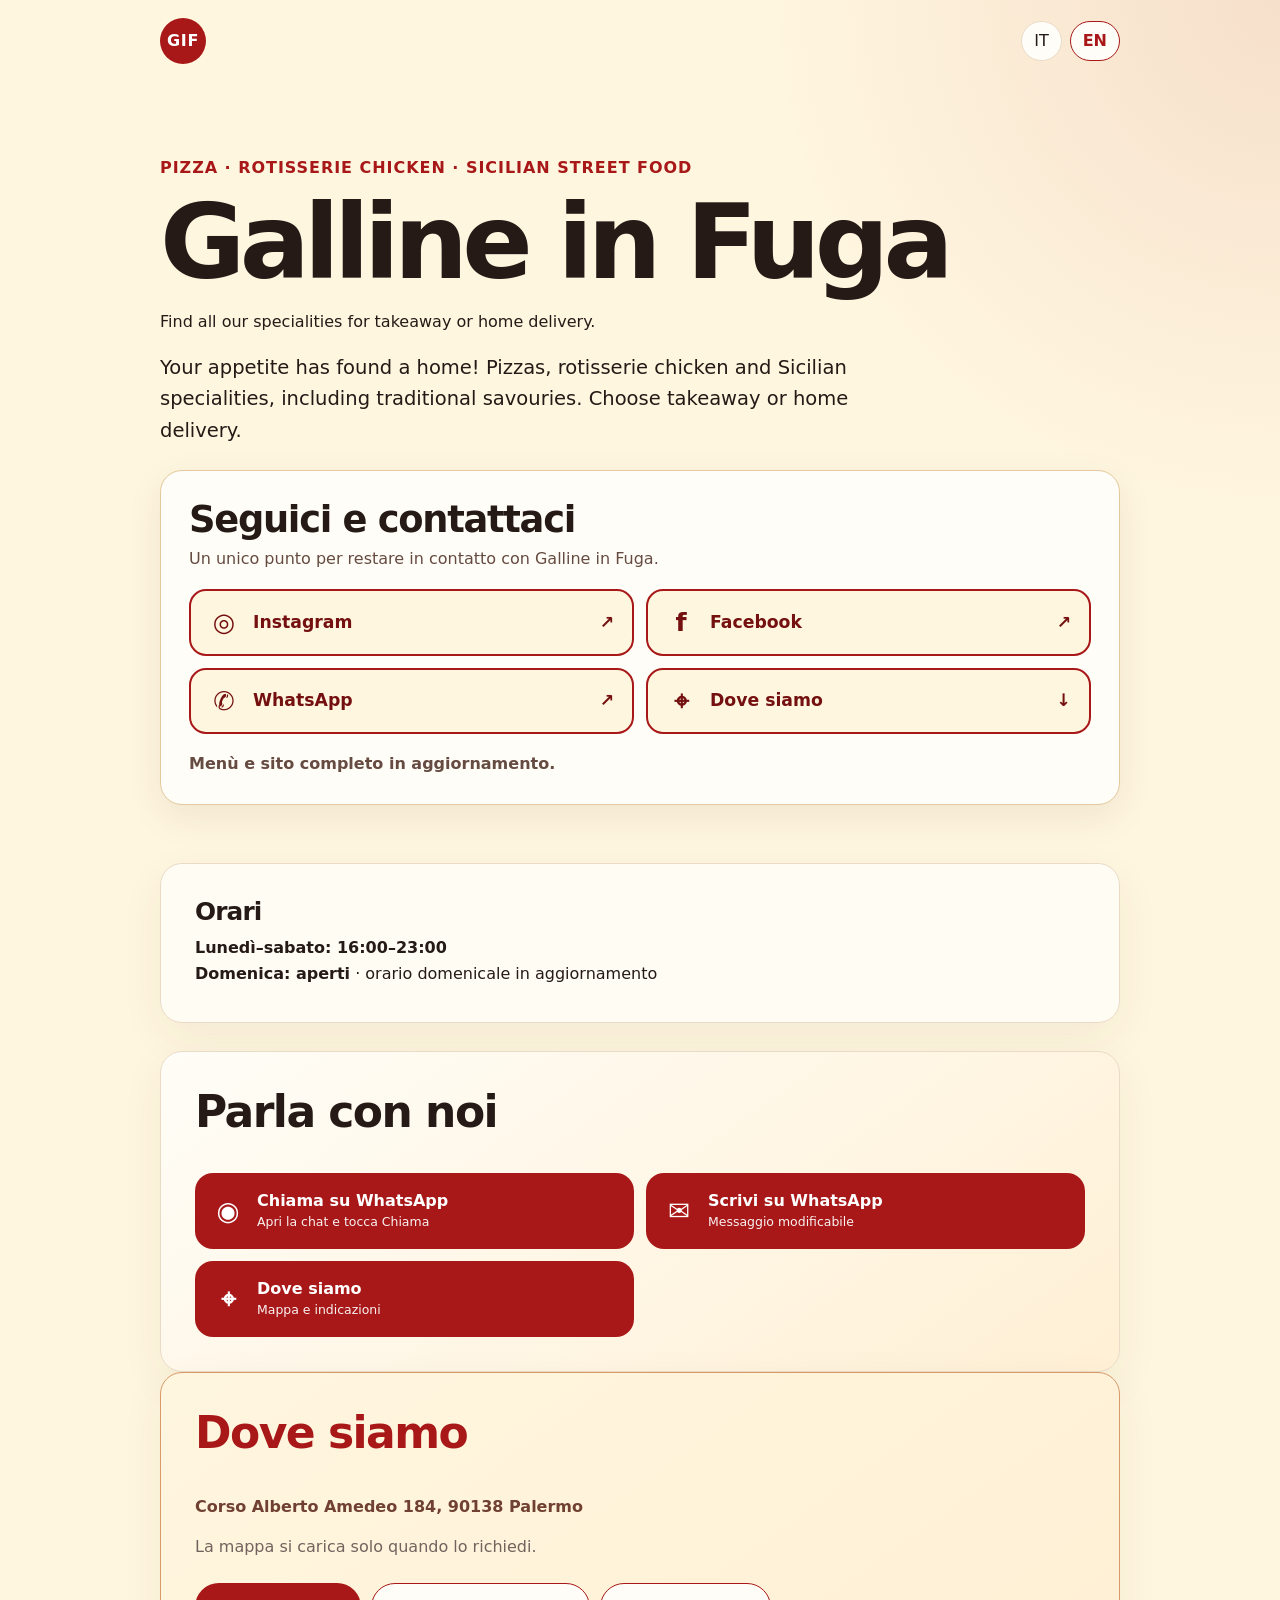
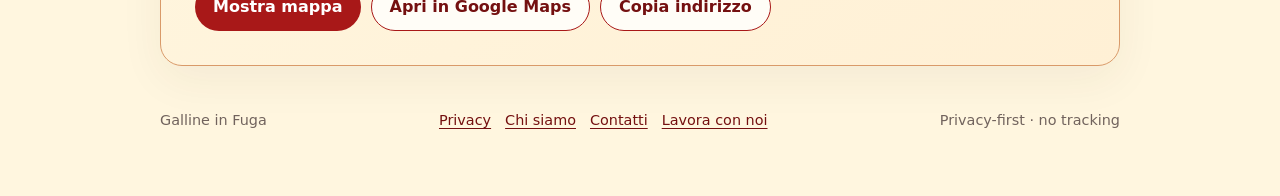
<file: index.html>
<!doctype html>
<html lang="it">
<head>
  <meta charset="utf-8">
  <meta name="viewport" content="width=device-width,initial-scale=1">
  <meta name="color-scheme" content="light">
  <meta name="theme-color" content="#a81818">
  <meta name="description" content="Galline in Fuga Palermo — Instagram, Facebook, WhatsApp e indicazioni. Il menù è in aggiornamento.">
  <meta name="referrer" content="strict-origin-when-cross-origin">
  <meta http-equiv="Content-Security-Policy" content="default-src 'self'; script-src 'self' https://unpkg.com; style-src 'self' https://unpkg.com; img-src 'self' data: https://tile.openstreetmap.org https://unpkg.com; connect-src 'self'; font-src 'self'; object-src 'none'; base-uri 'none'; form-action 'none'; manifest-src 'self'; worker-src 'self'">
  <link rel="canonical" href="https://gallineinfuga.github.io/">
  <link rel="manifest" href="./manifest.webmanifest">
  <link rel="stylesheet" href="./styles.css">
  <title>Galline in Fuga</title>
</head>
<body>
  <header class="hero">
    <a class="skip-link" href="#social-link-hub">Vai ai collegamenti</a>
    <nav class="topbar" aria-label="Selezione lingua">
      <a class="brand-mark" href="./" aria-label="Galline in Fuga — Home">GIF</a>
      <div class="languages">
        <button type="button" data-locale="it" aria-label="Italiano">IT</button>
        <button type="button" data-locale="en" aria-label="English">EN</button>
      </div>
    </nav>

    <div class="hero__content">
      <p class="eyebrow" id="descriptor"></p>
      <h1 id="brand-name">Galline in Fuga</h1>
      <p id="service-mode"></p>
      <p id="editorial-intro" class="editorial-intro"></p>
      <div id="primary-actions" class="actions" hidden></div>
      <section class="hub-social-panel" id="social-link-hub" aria-labelledby="hub-social-title">
        <h2 id="hub-social-title">Seguici e contattaci</h2>
        <p>Un unico punto per restare in contatto con Galline in Fuga.</p>
        <nav class="hub-social-grid" aria-label="Collegamenti ufficiali">
          <a class="hub-social-button" href="https://www.instagram.com/gallineinfugapalermo/" target="_blank" rel="noopener noreferrer"><span aria-hidden="true">◎</span> Instagram <span class="hub-arrow" aria-hidden="true">↗</span></a>
          <a class="hub-social-button" href="https://www.facebook.com/people/Galline-in-Fuga/61591158700839/" target="_blank" rel="noopener noreferrer"><span aria-hidden="true">f</span> Facebook <span class="hub-arrow" aria-hidden="true">↗</span></a>
          <a class="hub-social-button" href="https://wa.me/393337309933" target="_blank" rel="noopener noreferrer"><span aria-hidden="true">✆</span> WhatsApp <span class="hub-arrow" aria-hidden="true">↗</span></a>
          <a class="hub-social-button" href="#dove-siamo"><span aria-hidden="true">⌖</span> Dove siamo <span class="hub-arrow" aria-hidden="true">↓</span></a>
        </nav>
        <p class="hub-social-note">Menù e sito completo in aggiornamento.</p>
      </section>
      <p id="app-status" class="status" hidden></p>
    </div>
  </header>

  <main>
    <section id="menu" class="section" hidden aria-labelledby="menu-title">
      <h2 id="menu-title"></h2>
      <p id="menu-hint" class="meta"></p>
      <p id="menu-editorial" class="editorial-intro editorial-intro--menu"></p>
      <nav id="menu-view-switch" class="menu-view-switch" aria-label="Vista menù"></nav>
      <div id="menu-grid" class="menu-accordion"></div>
      <p id="menu-additions" class="meta menu-notice"></p>
      <p id="menu-allergies" class="meta menu-notice"></p>
    </section>

    <section class="section section--panel" aria-labelledby="hours-title" hidden>
      <h2 id="hours-title"></h2>
      <ul id="hours-list" class="hours"></ul>
    </section>

    <section class="section" aria-labelledby="promos-title" hidden>
      <h2 id="promos-title"></h2>
      <p id="promos-empty" class="empty"></p>
    </section>

    <section class="section" aria-labelledby="social-title" hidden>
      <h2 id="social-title"></h2>
      <p id="social-empty" class="empty"></p>
    </section>

    <section class="section section--panel" aria-labelledby="reviews-title" hidden>
      <h2 id="reviews-title"></h2>
      <div id="review-slot" class="actions"></div>
    </section>

    <section class="opening-note section section--panel" aria-label="Orari di apertura"><h2>Orari</h2><p><strong>Lunedì–sabato: 16:00–23:00</strong><br><strong>Domenica: aperti</strong> · orario domenicale in aggiornamento</p></section>

    <section id="contatti-diretti" class="section section--panel contact-section" aria-labelledby="contact-title">
      <h2 id="contact-title">Parla con noi</h2>
      <div class="contact-actions">
        <a class="action contact-action" href="https://wa.me/393337309933" aria-label="Apri WhatsApp per chiamare Galline in Fuga"><span aria-hidden="true">◉</span><span>Chiama su WhatsApp<br><small>Apri la chat e tocca Chiama</small></span></a>
        <a class="action contact-action" href="https://wa.me/393337309933?text=Ciao%20Galline%20in%20Fuga%21%20Vorrei%20ricevere%20informazioni%20sul%20menu%20e%20fare%20un%20ordine." aria-label="Scrivi su WhatsApp con messaggio precompilato"><span aria-hidden="true">✉</span><span>Scrivi su WhatsApp<br><small>Messaggio modificabile</small></span></a>
        <a class="action contact-action" href="#dove-siamo" aria-label="Visualizza la mappa e le indicazioni"><span aria-hidden="true">⌖</span><span>Dove siamo<br><small>Mappa e indicazioni</small></span></a>
      </div>
    </section>

    <section id="dove-siamo" class="section section--panel location-section" aria-labelledby="location-title">
      <h2 id="location-title">Dove siamo</h2>
      <p id="location-address">Corso Alberto Amedeo 184, 90138 Palermo</p>
      <div id="location-map" class="location-map" role="region" aria-label="Mappa di Palermo" hidden></div>
      <p id="location-status" class="meta">La mappa si carica solo quando lo richiedi.</p>
      <div class="actions">
        <button id="location-load" class="action" type="button">Mostra mappa</button>
        <a id="location-google" class="action action--menu" target="_blank" rel="noopener noreferrer" href="https://www.google.com/maps/search/?api=1&amp;query=Corso%20Alberto%20Amedeo%20184%2C%2090138%20Palermo">Apri in Google Maps</a>
        <button id="location-copy" class="action action--menu" type="button">Copia indirizzo</button>
      </div>
    </section>
    <noscript>
      <p class="noscript">Per usare tutte le funzioni dell’HUB è necessario JavaScript. Orari: lunedì–sabato 16:00–23:00; domenica aperti, orario in aggiornamento.</p>
    </noscript>
  </main>

  <footer>
    <span>Galline in Fuga</span>
    <nav class="legal-links" aria-label="Informazioni">
      <a href="./privacy.html">Privacy</a>
      <a href="./chi-siamo.html">Chi siamo</a>
      <a href="./contatti.html">Contatti</a>
      <a href="./lavora-con-noi.html">Lavora con noi</a>
    </nav>
    <span>Privacy-first · no tracking</span>
  </footer>

  <script type="module" src="./app.js"></script>
  <script type="module" src="./location.js"></script>
</body>
</html>
</file>
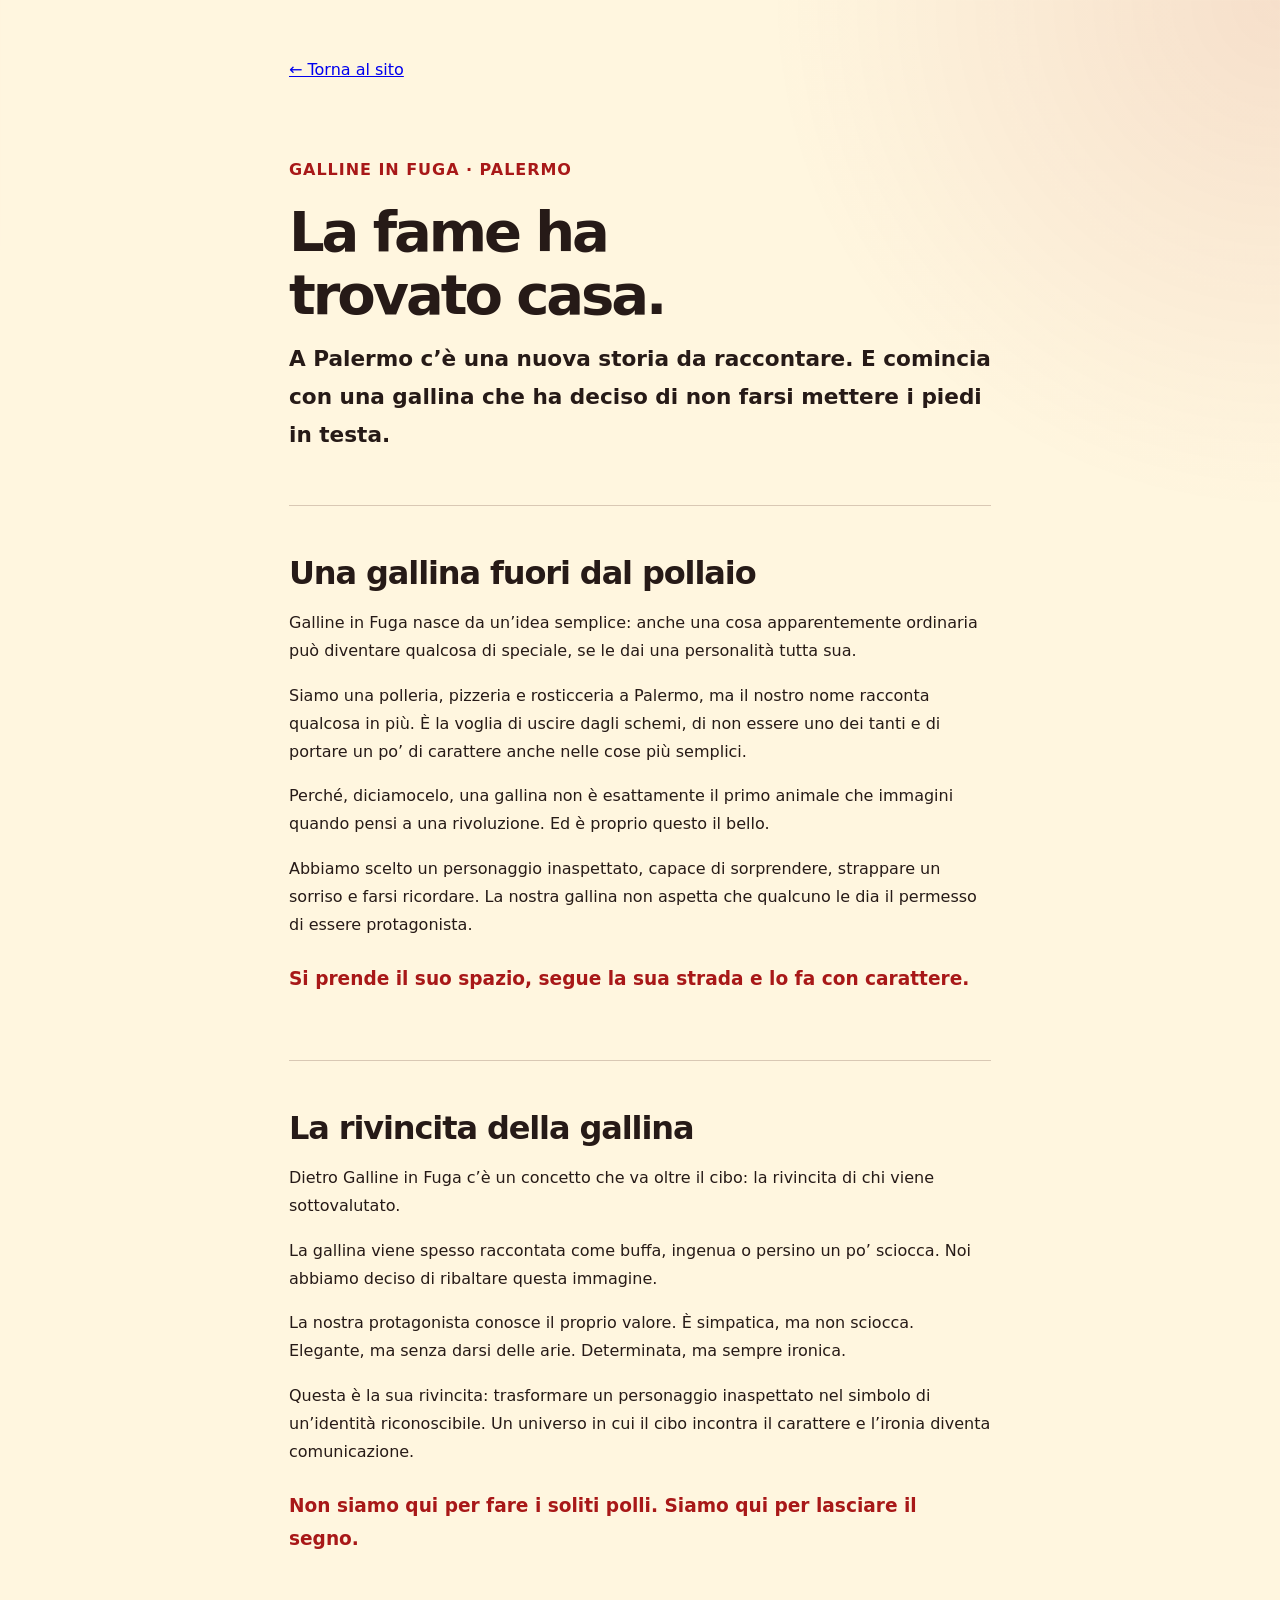
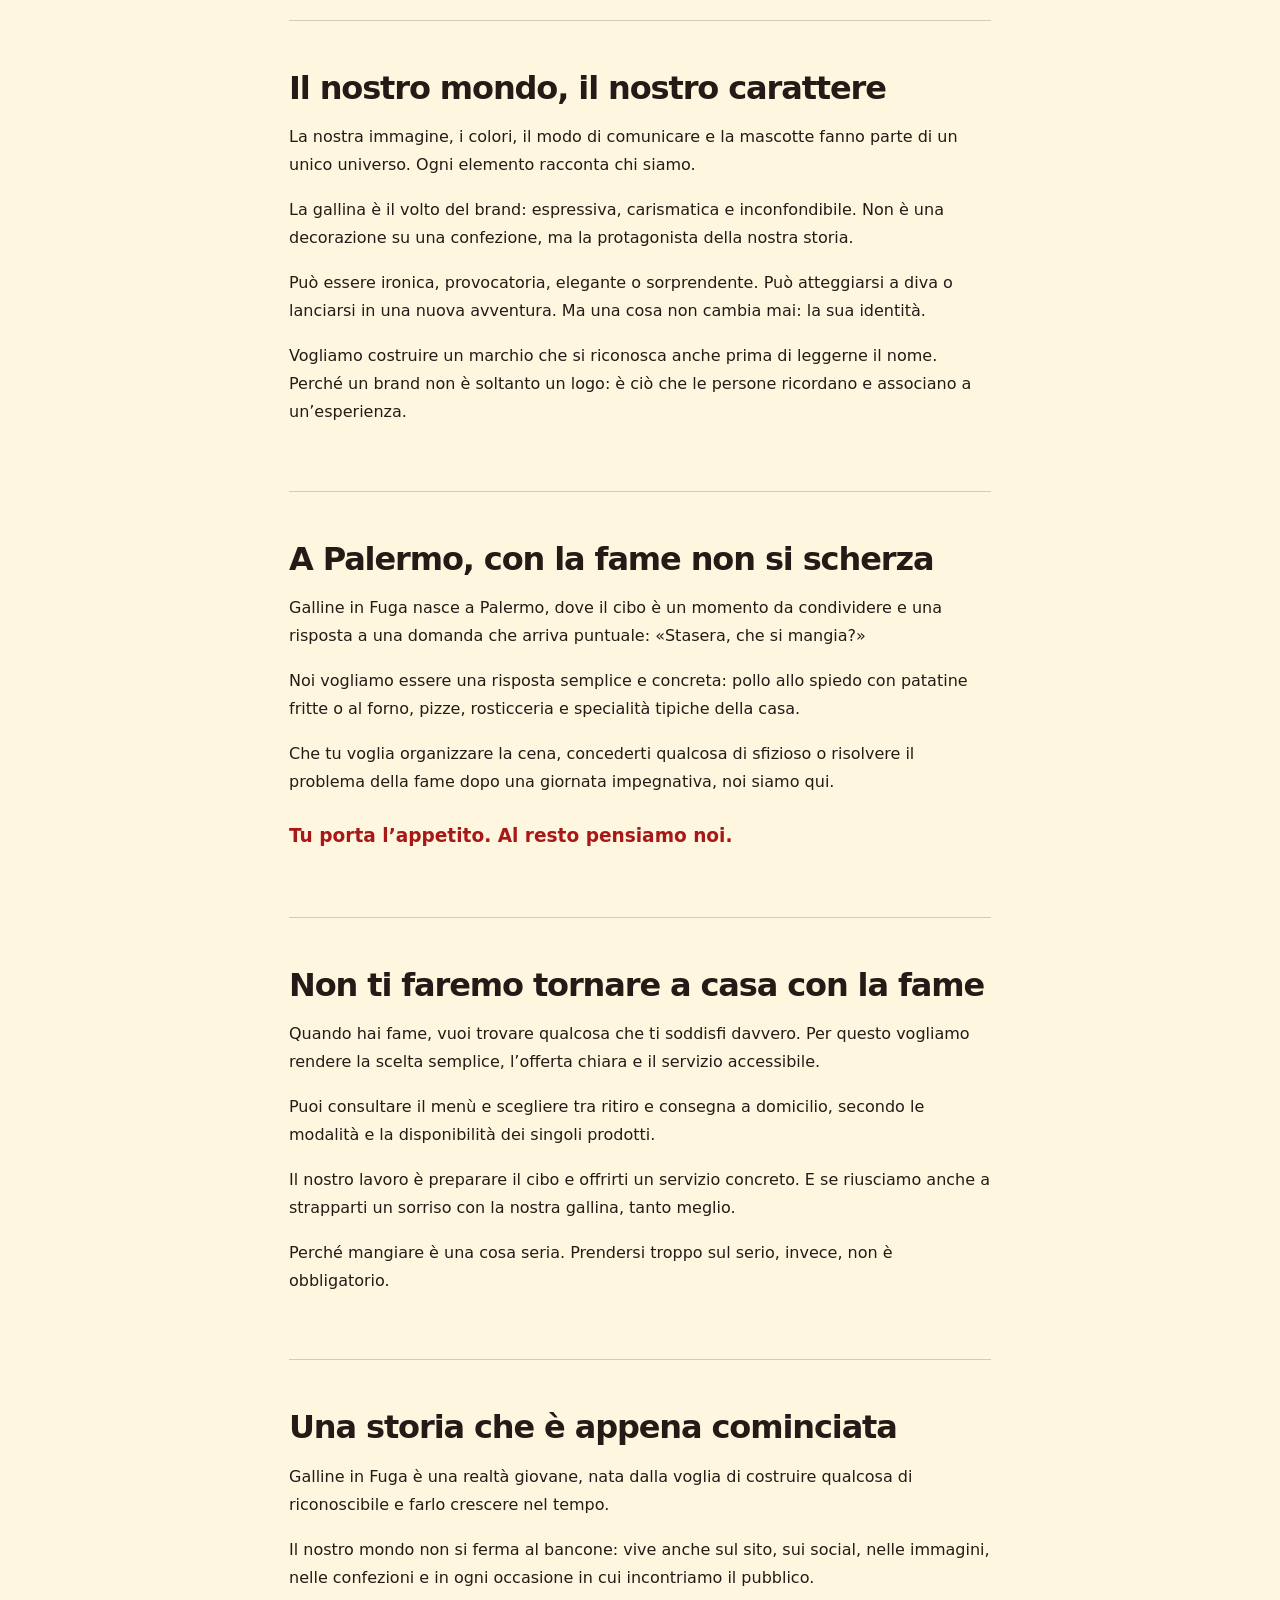
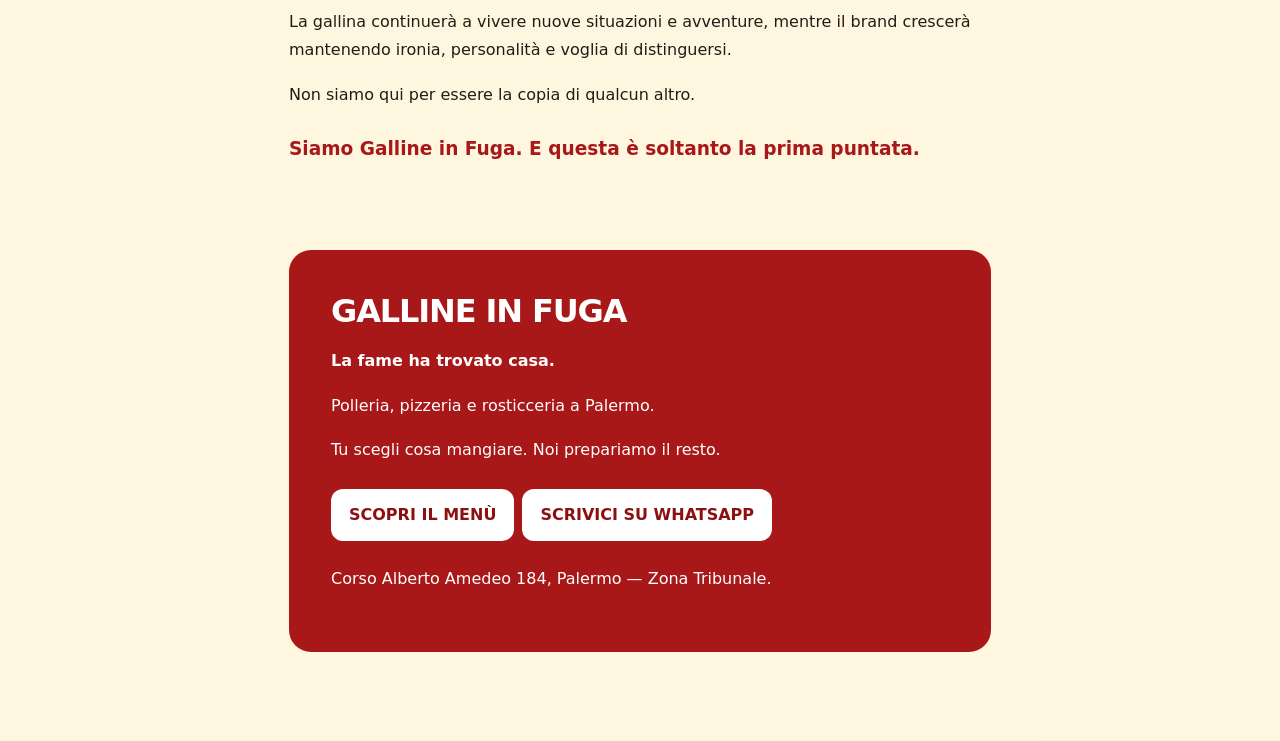
<file: chi-siamo.html>
<!doctype html>
<html lang="it">
<head>
<meta charset="utf-8"><meta name="viewport" content="width=device-width,initial-scale=1">
<meta name="description" content="Scopri il mondo di Galline in Fuga: la rivincita della gallina, il nostro carattere e le specialità di Palermo.">
<meta name="referrer" content="no-referrer"><meta name="theme-color" content="#a81818">
<link rel="canonical" href="https://gallineinfuga.github.io/chi-siamo.html">
<link rel="stylesheet" href="./styles.css">
<title>Chi siamo — Galline in Fuga</title>
<style>
.story-page{max-width:790px;margin:auto;padding:clamp(18px,5vw,44px);line-height:1.75}
.story-page h1{font-size:clamp(2rem,7vw,3.5rem);line-height:1.12}
.story-page h2{font-size:clamp(1.45rem,5vw,2rem);line-height:1.2;margin:0 0 1rem}
.story-page p{max-width:70ch;margin:0 0 1.05rem}
.story-hero{padding:clamp(24px,7vw,60px) 0 35px}
.story-lead{font-size:clamp(1.1rem,3vw,1.35rem);font-weight:600}
.story-section{padding:clamp(26px,6vw,48px) 0;border-top:1px solid #d9c8b4}
.story-quote{font-size:1.16rem;margin-top:1.5rem!important;color:#a81818}
.story-final{border-radius:22px;background:#a81818;color:white;padding:clamp(22px,6vw,42px);margin:20px 0 45px}
.story-final h2{color:inherit}.story-final a{display:inline-block;background:#fff;color:#8d1010;text-decoration:none;font-weight:700;padding:12px 18px;border-radius:12px;margin:8px 8px 0 0;min-height:44px}
.story-final a:focus-visible,.story-page a:focus-visible{outline:3px solid #f5b400;outline-offset:3px}
.story-back{display:inline-block;padding:12px 0}
</style>
</head>
<body>
<main class="story-page">
<a class="story-back" href="./">← Torna al sito</a>
<header class="story-hero"><p class="eyebrow">GALLINE IN FUGA · PALERMO</p><h1>La fame ha trovato casa.</h1><p class="story-lead">A Palermo c’è una nuova storia da raccontare. E comincia con una gallina che ha deciso di non farsi mettere i piedi in testa.</p></header>
<section class="story-section" aria-labelledby="story-0"><h2 id="story-0">Una gallina fuori dal pollaio</h2><p>Galline in Fuga nasce da un’idea semplice: anche una cosa apparentemente ordinaria può diventare qualcosa di speciale, se le dai una personalità tutta sua.</p><p>Siamo una polleria, pizzeria e rosticceria a Palermo, ma il nostro nome racconta qualcosa in più. È la voglia di uscire dagli schemi, di non essere uno dei tanti e di portare un po’ di carattere anche nelle cose più semplici.</p><p>Perché, diciamocelo, una gallina non è esattamente il primo animale che immagini quando pensi a una rivoluzione. Ed è proprio questo il bello.</p><p>Abbiamo scelto un personaggio inaspettato, capace di sorprendere, strappare un sorriso e farsi ricordare. La nostra gallina non aspetta che qualcuno le dia il permesso di essere protagonista.</p><p class="story-quote"><strong>Si prende il suo spazio, segue la sua strada e lo fa con carattere.</strong></p></section>
<section class="story-section" aria-labelledby="story-1"><h2 id="story-1">La rivincita della gallina</h2><p>Dietro Galline in Fuga c’è un concetto che va oltre il cibo: la rivincita di chi viene sottovalutato.</p><p>La gallina viene spesso raccontata come buffa, ingenua o persino un po’ sciocca. Noi abbiamo deciso di ribaltare questa immagine.</p><p>La nostra protagonista conosce il proprio valore. È simpatica, ma non sciocca. Elegante, ma senza darsi delle arie. Determinata, ma sempre ironica.</p><p>Questa è la sua rivincita: trasformare un personaggio inaspettato nel simbolo di un’identità riconoscibile. Un universo in cui il cibo incontra il carattere e l’ironia diventa comunicazione.</p><p class="story-quote"><strong>Non siamo qui per fare i soliti polli. Siamo qui per lasciare il segno.</strong></p></section>
<section class="story-section" aria-labelledby="story-2"><h2 id="story-2">Il nostro mondo, il nostro carattere</h2><p>La nostra immagine, i colori, il modo di comunicare e la mascotte fanno parte di un unico universo. Ogni elemento racconta chi siamo.</p><p>La gallina è il volto del brand: espressiva, carismatica e inconfondibile. Non è una decorazione su una confezione, ma la protagonista della nostra storia.</p><p>Può essere ironica, provocatoria, elegante o sorprendente. Può atteggiarsi a diva o lanciarsi in una nuova avventura. Ma una cosa non cambia mai: la sua identità.</p><p>Vogliamo costruire un marchio che si riconosca anche prima di leggerne il nome. Perché un brand non è soltanto un logo: è ciò che le persone ricordano e associano a un’esperienza.</p></section>
<section class="story-section" aria-labelledby="story-3"><h2 id="story-3">A Palermo, con la fame non si scherza</h2><p>Galline in Fuga nasce a Palermo, dove il cibo è un momento da condividere e una risposta a una domanda che arriva puntuale: «Stasera, che si mangia?»</p><p>Noi vogliamo essere una risposta semplice e concreta: pollo allo spiedo con patatine fritte o al forno, pizze, rosticceria e specialità tipiche della casa.</p><p>Che tu voglia organizzare la cena, concederti qualcosa di sfizioso o risolvere il problema della fame dopo una giornata impegnativa, noi siamo qui.</p><p class="story-quote"><strong>Tu porta l’appetito. Al resto pensiamo noi.</strong></p></section>
<section class="story-section" aria-labelledby="story-4"><h2 id="story-4">Non ti faremo tornare a casa con la fame</h2><p>Quando hai fame, vuoi trovare qualcosa che ti soddisfi davvero. Per questo vogliamo rendere la scelta semplice, l’offerta chiara e il servizio accessibile.</p><p>Puoi consultare il menù e scegliere tra ritiro e consegna a domicilio, secondo le modalità e la disponibilità dei singoli prodotti.</p><p>Il nostro lavoro è preparare il cibo e offrirti un servizio concreto. E se riusciamo anche a strapparti un sorriso con la nostra gallina, tanto meglio.</p><p>Perché mangiare è una cosa seria. Prendersi troppo sul serio, invece, non è obbligatorio.</p></section>
<section class="story-section" aria-labelledby="story-5"><h2 id="story-5">Una storia che è appena cominciata</h2><p>Galline in Fuga è una realtà giovane, nata dalla voglia di costruire qualcosa di riconoscibile e farlo crescere nel tempo.</p><p>Il nostro mondo non si ferma al bancone: vive anche sul sito, sui social, nelle immagini, nelle confezioni e in ogni occasione in cui incontriamo il pubblico.</p><p>La gallina continuerà a vivere nuove situazioni e avventure, mentre il brand crescerà mantenendo ironia, personalità e voglia di distinguersi.</p><p>Non siamo qui per essere la copia di qualcun altro.</p><p class="story-quote"><strong>Siamo Galline in Fuga. E questa è soltanto la prima puntata.</strong></p></section>
<section class="story-final" aria-labelledby="story-cta"><h2 id="story-cta">GALLINE IN FUGA</h2><p><strong>La fame ha trovato casa.</strong></p><p>Polleria, pizzeria e rosticceria a Palermo.</p><p>Tu scegli cosa mangiare. Noi prepariamo il resto.</p><a href="./#menu">SCOPRI IL MENÙ</a><a href="https://wa.me/393337309933" rel="noopener noreferrer">SCRIVICI SU WHATSAPP</a><p style="margin-top:1.5rem">Corso Alberto Amedeo 184, Palermo — Zona Tribunale.</p></section>
</main>
</body></html>
</file>
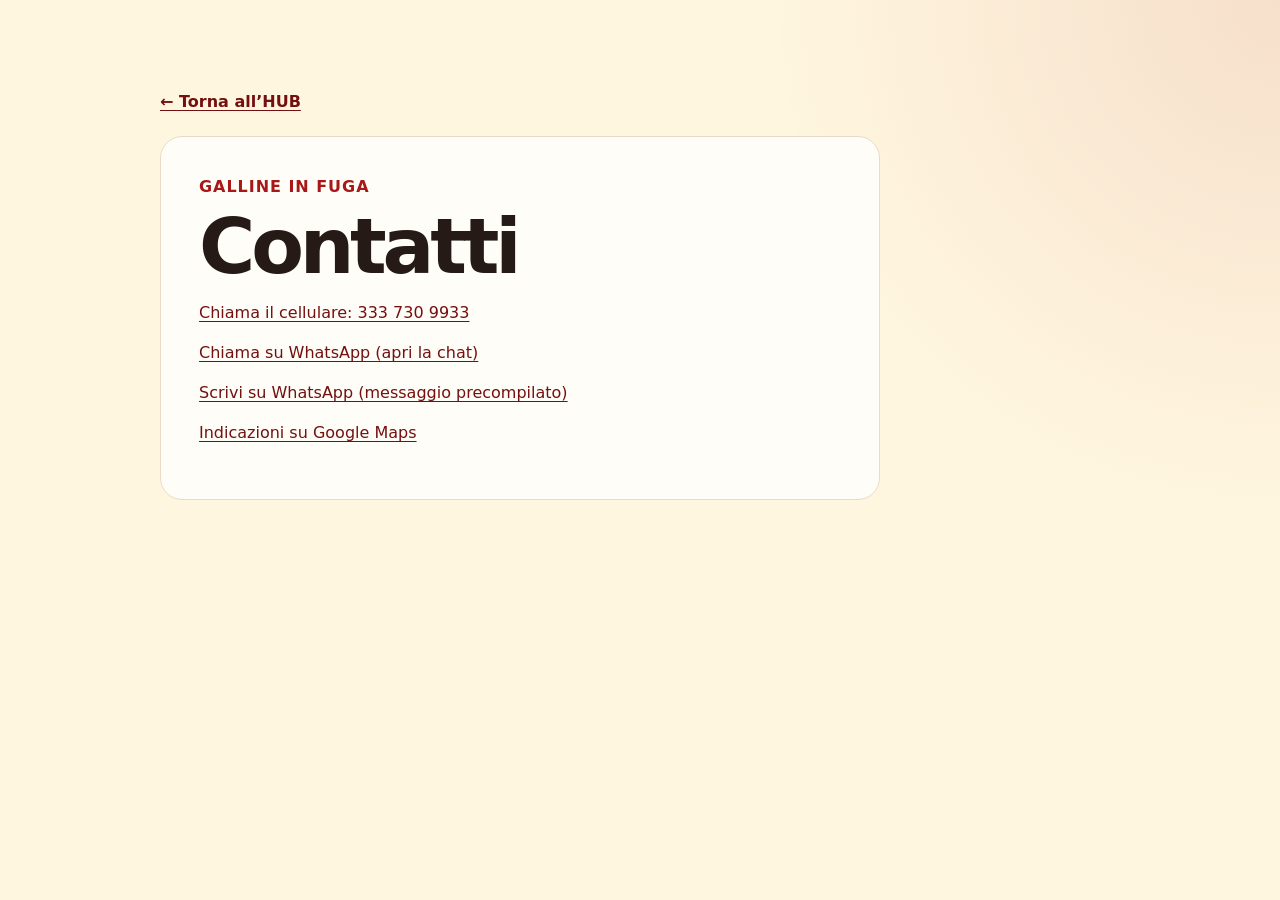
<file: contatti.html>
<!doctype html>
<html lang="it">
<head>
  <meta charset="utf-8">
  <meta name="viewport" content="width=device-width,initial-scale=1">
  <meta name="robots" content="noindex,follow">
  <meta name="referrer" content="no-referrer">
  <link rel="stylesheet" href="./styles.css">
  <title>Contatti · Galline in Fuga</title>
</head>
<body>
  <main class="simple-page">
    <a class="back" href="./">← Torna all’HUB</a>
    <article>
      <p class="eyebrow">Galline in Fuga</p>
      <h1>Contatti</h1>
      <p><a href="tel:+393337309933">Chiama il cellulare: 333 730 9933</a></p><p><a href="https://wa.me/393337309933">Chiama su WhatsApp (apri la chat)</a></p><p><a href="https://wa.me/393337309933?text=Ciao%20Galline%20in%20Fuga%21%20Vorrei%20ricevere%20informazioni%20sul%20menu%20e%20fare%20un%20ordine.">Scrivi su WhatsApp (messaggio precompilato)</a></p>
      <p><a href="https://share.google/vc9NkQMv4axmKZRtM" target="_blank" rel="noopener noreferrer">Indicazioni su Google Maps</a></p>
    </article>
  </main>
</body>
</html>
</file>
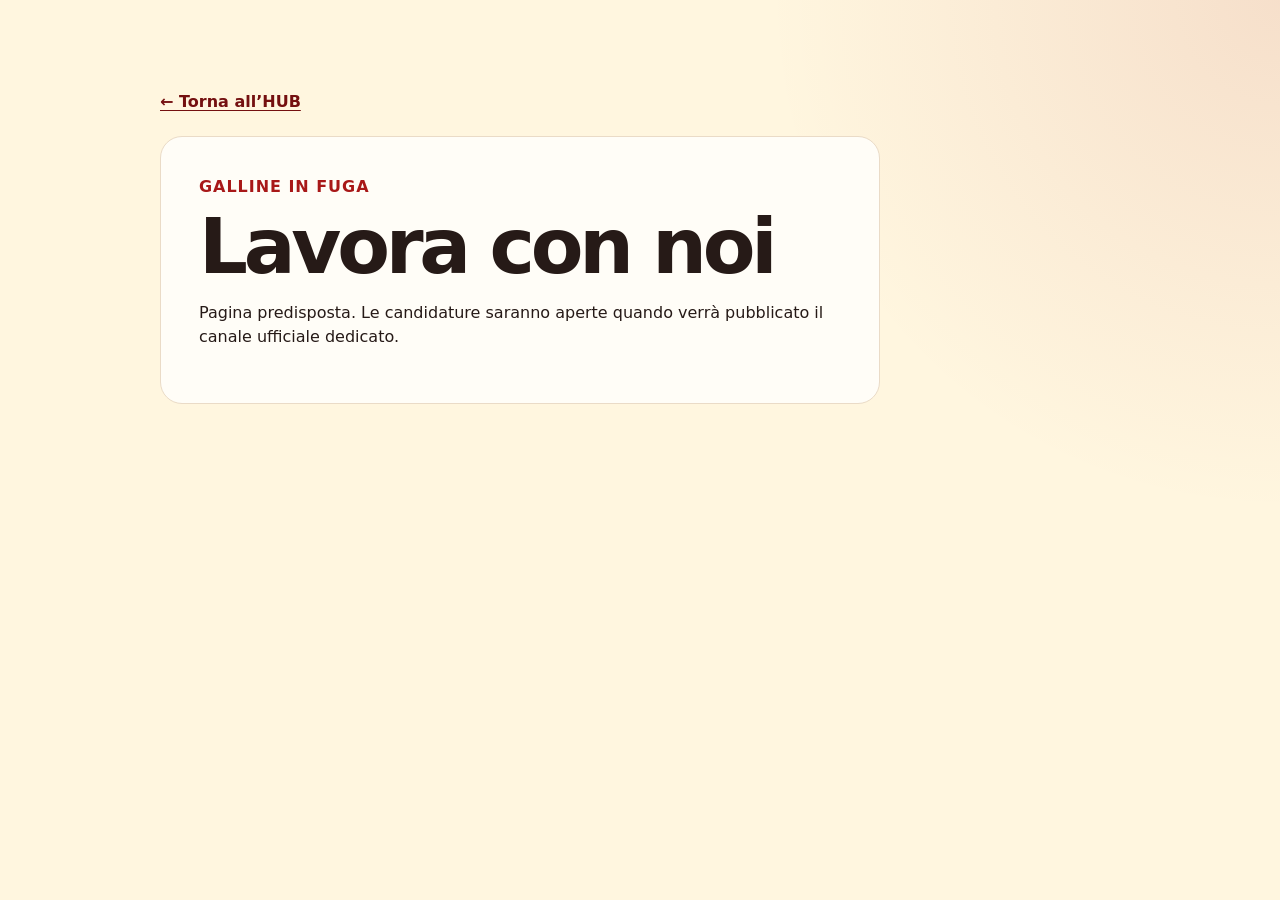
<file: lavora-con-noi.html>
<!doctype html>
<html lang="it">
<head>
  <meta charset="utf-8">
  <meta name="viewport" content="width=device-width,initial-scale=1">
  <meta name="robots" content="noindex,follow">
  <meta name="referrer" content="no-referrer">
  <link rel="stylesheet" href="./styles.css">
  <title>Lavora con noi · Galline in Fuga</title>
</head>
<body>
  <main class="simple-page">
    <a class="back" href="./">← Torna all’HUB</a>
    <article>
      <p class="eyebrow">Galline in Fuga</p>
      <h1>Lavora con noi</h1>
      <p>Pagina predisposta. Le candidature saranno aperte quando verrà pubblicato il canale ufficiale dedicato.</p>
    </article>
  </main>
</body>
</html>
</file>
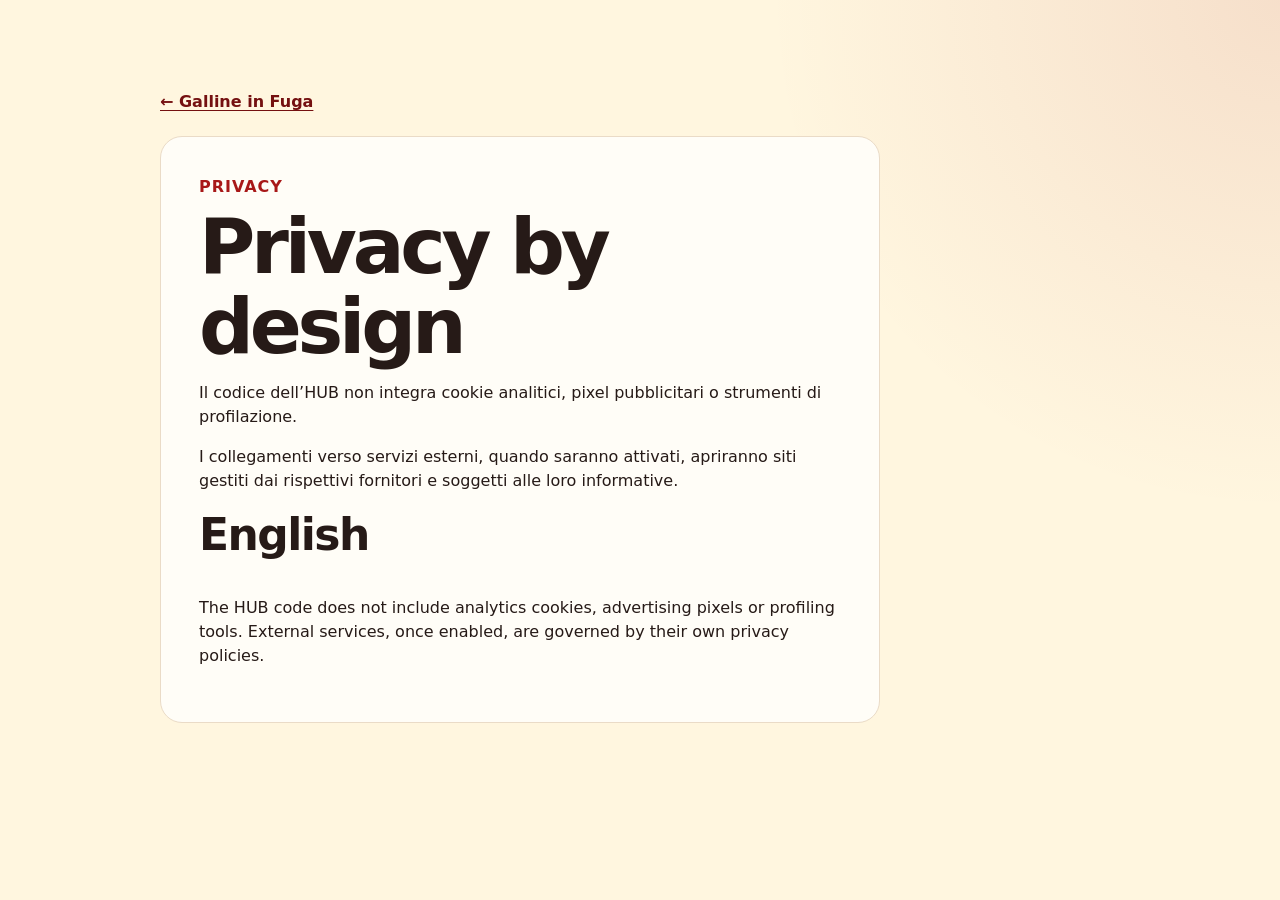
<file: privacy.html>
<!doctype html>
<html lang="it">
<head>
  <meta charset="utf-8">
  <meta name="viewport" content="width=device-width,initial-scale=1">
  <meta name="robots" content="index,follow">
  <meta name="referrer" content="no-referrer">
  <meta http-equiv="Content-Security-Policy" content="default-src 'self'; style-src 'self'; img-src 'self' data:; object-src 'none'; base-uri 'none'; form-action 'none'">
  <link rel="stylesheet" href="./styles.css">
  <title>Privacy · Galline in Fuga</title>
</head>
<body>
  <main class="simple-page">
    <a class="back" href="./">← Galline in Fuga</a>
    <article>
      <p class="eyebrow">Privacy</p>
      <h1>Privacy by design</h1>
      <p>Il codice dell’HUB non integra cookie analitici, pixel pubblicitari o strumenti di profilazione.</p>
      <p>I collegamenti verso servizi esterni, quando saranno attivati, apriranno siti gestiti dai rispettivi fornitori e soggetti alle loro informative.</p>
      <h2>English</h2>
      <p>The HUB code does not include analytics cookies, advertising pixels or profiling tools. External services, once enabled, are governed by their own privacy policies.</p>
    </article>
  </main>
</body>
</html>
</file>
<file: styles.css>
:root {
  --brand: #a81818;
  --brand-dark: #741010;
  --cream: #fff6df;
  --paper: #fffdf7;
  --ink: #261a17;
  --muted: #71635d;
  --line: #eadbc7;
  --radius: 22px;
  font-family: Inter, ui-sans-serif, system-ui, -apple-system, BlinkMacSystemFont, "Segoe UI", sans-serif;
  color: var(--ink);
  background: var(--cream);
}

* { box-sizing: border-box; }

body {
  margin: 0;
  min-width: 280px;
  background:
    radial-gradient(circle at top right, rgba(168, 24, 24, 0.10), transparent 32rem),
    var(--cream);
}

button, a { font: inherit; }

.hero, main, footer, .simple-page {
  width: min(100% - 32px, 960px);
  margin-inline: auto;
}

.hero { padding: 18px 0 34px; }

.topbar {
  display: flex;
  align-items: center;
  justify-content: space-between;
}

.brand-mark {
  display: grid;
  place-items: center;
  width: 46px;
  height: 46px;
  border-radius: 50%;
  background: var(--brand);
  color: white;
  font-weight: 900;
  letter-spacing: .04em;
}

.languages { display: flex; gap: 8px; }

.languages button {
  border: 1px solid var(--line);
  border-radius: 999px;
  padding: 8px 12px;
  background: var(--paper);
  color: var(--ink);
  cursor: pointer;
}

.languages button[aria-pressed="true"] {
  border-color: var(--brand);
  color: var(--brand);
  font-weight: 800;
}

.hero__content { padding-top: clamp(42px, 9vw, 92px); }

.eyebrow {
  margin: 0 0 8px;
  color: var(--brand);
  font-weight: 800;
  letter-spacing: .06em;
  text-transform: uppercase;
}

h1, h2, h3, p { margin-top: 0; }

h1 {
  max-width: 12ch;
  margin-bottom: 14px;
  font-size: clamp(3rem, 11vw, 6.5rem);
  line-height: .9;
  letter-spacing: -.055em;
}

h2 {
  font-size: clamp(1.8rem, 5vw, 2.8rem);
  letter-spacing: -.035em;
}

.actions {
  display: flex;
  flex-wrap: wrap;
  gap: 10px;
  margin-top: 24px;
}

.action {
  display: inline-flex;
  min-height: 48px;
  align-items: center;
  justify-content: center;
  padding: 12px 18px;
  border-radius: 999px;
  background: var(--brand);
  color: white;
  text-decoration: none;
  font-weight: 800;
}

.action--disabled {
  background: #d7cbc1;
  color: #655852;
  cursor: not-allowed;
}

.section { padding: 34px 0; }

.section--panel {
  padding-inline: clamp(18px, 4vw, 34px);
  border: 1px solid var(--line);
  border-radius: var(--radius);
  background: rgba(255, 253, 247, .88);
  box-shadow: 0 14px 45px rgba(65, 43, 32, .06);
}

.grid {
  display: grid;
  grid-template-columns: repeat(auto-fit, minmax(min(100%, 210px), 1fr));
  gap: 12px;
}

.card {
  min-height: 132px;
  padding: 18px;
  border: 1px solid var(--line);
  border-radius: 18px;
  background: var(--paper);
}

.card h3 { font-size: 1.1rem; }

.action--menu {
  background: var(--paper);
  color: var(--brand-dark);
  border: 1px solid var(--brand);
}

.menu-items {
  list-style: none;
  padding: 0;
  margin: 18px 0 8px;
}

.menu-group { margin: 18px 0 24px; }
.menu-group h4 { margin: 0 0 6px; font-size: 1rem; color: var(--brand-dark); }
.menu-group__prices { margin: 0 0 10px; color: var(--brand-dark); font-size: .85rem; font-weight: 750; }
.menu-item__info { flex: 1; min-width: 0; }
.menu-item__name { display: block; font-weight: 650; }
.menu-item__ingredients { display: block; margin-top: 4px; color: var(--muted); font-size: .79rem; line-height: 1.35; }
.menu-notice { margin-top: 18px; padding: 10px 0; }
.menu-item {
  display: flex;
  justify-content: space-between;
  align-items: baseline;
  gap: 14px;
  border-bottom: 1px solid var(--line);
  padding: 8px 0;
  font-size: .92rem;
}

.menu-item .price {
  white-space: nowrap;
  font-variant-numeric: tabular-nums;
  color: var(--brand-dark);
}

#menu { scroll-margin-top: 14px; }

.meta, .empty, .status, .noscript { color: var(--muted); }

.noscript {
  padding: 16px 18px;
  border: 1px solid var(--line);
  border-radius: 16px;
  background: var(--paper);
}

.hours {
  margin: 0;
  padding: 0;
  list-style: none;
}

.hours-row {
  display: flex;
  justify-content: space-between;
  gap: 20px;
  padding: 11px 0;
  border-bottom: 1px solid var(--line);
}

.hours-row:last-child { border-bottom: 0; }

footer {
  display: flex;
  flex-wrap: wrap;
  align-items: center;
  justify-content: space-between;
  gap: 12px 18px;
  padding: 44px 0 64px;
  color: var(--muted);
  font-size: .9rem;
}

.legal-links {
  display: flex;
  flex-wrap: wrap;
  gap: 10px 14px;
}

.legal-links a,
.simple-page a {
  color: var(--brand-dark);
  text-underline-offset: 3px;
}

.simple-page {
  min-height: 100vh;
  padding: clamp(40px, 8vw, 90px) 0;
}

.simple-page article {
  max-width: 720px;
  padding: clamp(20px, 5vw, 38px);
  border: 1px solid var(--line);
  border-radius: var(--radius);
  background: var(--paper);
}

.simple-page h1 {
  max-width: none;
  font-size: clamp(2.4rem, 9vw, 4.8rem);
}

.simple-page .back {
  display: inline-block;
  margin-bottom: 22px;
  font-weight: 800;
}

@media (max-width: 480px) {
  .hero, main, footer, .simple-page {
    width: min(100% - 22px, 960px);
  }

  .section { padding-block: 26px; }

  .actions { flex-direction: column; }

  .action { width: 100%; }

  footer { align-items: flex-start; flex-direction: column; }
}

@media (prefers-reduced-motion: reduce) {
  *, *::before, *::after {
    scroll-behavior: auto !important;
    transition: none !important;
  }
}

/* Mobile-first category accordion */
.menu-accordion{display:grid;gap:12px;max-width:820px;margin-inline:auto}
.menu-category{min-height:0;padding:0;overflow:hidden;box-shadow:0 6px 20px rgba(65,43,32,.045)}
.menu-category__toggle{display:flex;align-items:center;justify-content:space-between;gap:12px;padding:20px;cursor:pointer;font-weight:850;font-size:1.1rem;list-style:none;min-height:64px}
.menu-category__toggle::-webkit-details-marker{display:none}
.menu-category__toggle::after{content:"+";font-size:1.6rem;color:var(--brand);margin-left:auto}
.menu-category[open] .menu-category__toggle::after{content:"−"}
.menu-category__toggle small{border-radius:999px;background:var(--cream);padding:4px 9px;color:var(--brand-dark);font-size:.75rem}
.menu-category> :not(summary){margin-left:20px;margin-right:20px}
.menu-category> :last-child{margin-bottom:20px}
.menu-category[open] .menu-category__toggle{border-bottom:1px solid var(--line)}
.menu-category__toggle:focus-visible,.brand-mark:focus-visible{outline:3px solid var(--brand);outline-offset:3px}
.brand-mark{text-decoration:none}
@media(max-width:480px){.menu-category__toggle{padding:16px}.menu-category> :not(summary){margin-left:14px;margin-right:14px}.menu-item{flex-wrap:wrap}}

/* Individual pizza prices, aligned in two columns on every row */
.menu-items--pizza .menu-item,.pizza-price-header{display:grid;grid-template-columns:minmax(0,1fr) minmax(65px,80px) minmax(65px,80px);align-items:start;gap:8px}
.menu-items--pizza .menu-item{padding:12px 0}
.pizza-price-header{font-size:.73rem;font-weight:800;text-transform:uppercase;color:var(--brand-dark);border-bottom:2px solid var(--line);padding-bottom:8px}
.pizza-price-header span:not(:first-child),.menu-items--pizza .price--choice{text-align:right}
.menu-items--pizza .price--choice{font-size:.9rem;white-space:nowrap}
@media(max-width:420px){.menu-items--pizza .menu-item,.pizza-price-header{grid-template-columns:minmax(0,1fr) 65px 65px;gap:5px}.menu-items--pizza .price--choice{font-size:.82rem}.pizza-price-header{font-size:.68rem}}

/* Editorial layer: lightweight and distinct from transaction rows */
.editorial-intro{max-width:62ch;font-size:clamp(1rem,2.5vw,1.22rem);line-height:1.6;color:var(--ink);margin:18px 0 8px}
.editorial-intro--menu{font-size:1rem;color:var(--muted);margin-bottom:24px}
.category-intro{margin-top:16px;margin-bottom:8px;color:var(--muted);line-height:1.5;font-size:.92rem;max-width:65ch}
.menu-category[open] .category-intro{display:block}
.menu-category:not([open]) .category-intro{display:none}

/* Two editorial presentations of the same canonical catalogue */
.menu-view-switch{display:flex;gap:.65rem;flex-wrap:wrap;margin:1rem 0 1.25rem}
.menu-view-switch a{display:inline-flex;padding:.65rem 1rem;border:1px solid #b66b58;border-radius:999px;color:#751d16;text-decoration:none;font-weight:700;background:#fffaf4}
.menu-view-switch a.view-active{background:#9d251c;color:white;border-color:#9d251c}
.menu-item__story{display:block;font-size:.9rem;line-height:1.5;margin-top:.45rem;color:#65443b;max-width:68ch}
@media(max-width:600px){.menu-view-switch a{flex:1;justify-content:center;text-align:center}.menu-item__story{font-size:.85rem}}

/* Typography system v1 — accessible, local, reversible */
:root {
  --font-ui: ui-sans-serif, system-ui, -apple-system, BlinkMacSystemFont, "Segoe UI", sans-serif;
  --type-body: 1rem;
  --type-detail: .875rem;
  --type-product: 1.0625rem;
  --type-price: 1rem;
  --type-section: clamp(1.75rem, 4.5vw, 2.75rem);
  --text-secondary: #654b41;
  font-family: var(--font-ui);
  line-height: 1.5;
}
h1 { line-height: 1.04; overflow-wrap: break-word; }
h2 { font-size: var(--type-section); line-height: 1.16; }
h3, h4 { line-height: 1.25; }
.menu-item__name { font-size: var(--type-product); line-height: 1.35; font-weight: 700; }
.menu-item__ingredients, .menu-item__story, .category-intro {
  font-size: var(--type-detail);
  line-height: 1.5;
  color: var(--text-secondary);
}
.menu-item .price, .menu-items--pizza .price--choice {
  font-size: var(--type-price);
  line-height: 1.35;
  font-weight: 700;
  font-variant-numeric: tabular-nums;
}
.pizza-price-header { font-size: .75rem; line-height: 1.35; }
.menu-group__prices, .menu-category__toggle small { font-size: var(--type-detail); }
.action, .menu-view-switch a, .languages button { line-height: 1.35; }
.menu-view-switch a:focus-visible, .action:focus-visible, .languages button:focus-visible,
.legal-links a:focus-visible, .simple-page a:focus-visible {
  outline: 3px solid var(--brand-dark);
  outline-offset: 3px;
}
@media (max-width: 420px) {
  .menu-items--pizza .menu-item, .pizza-price-header {
    grid-template-columns: minmax(0, 1fr) minmax(66px, auto) minmax(66px, auto);
    gap: 6px;
  }
  .menu-items--pizza .price--choice { font-size: var(--type-price); }
  .pizza-price-header { font-size: .75rem; text-transform: none; }
}

/* HUB-MAP-001: brand-specific, responsive map presentation */
.location-section{background:linear-gradient(145deg,#fff6df,#fff0d5);border-color:#d99a69}
.location-section h2{color:#a81818}
#location-address{font-weight:750;color:#704032}
.location-map{height:clamp(270px,52vw,420px);width:100%;border:3px solid #b75b35;border-radius:18px;overflow:hidden;background:#f7e6c7}
.location-section .action{border:0;cursor:pointer}
.location-section .action--menu{border:1px solid #a81818}
.location-section .action:focus-visible{outline:3px solid #d88c19;outline-offset:3px}
.location-map .leaflet-control-zoom a{color:#a81818;background:#fff6df}
.location-map .leaflet-control-attribution{background:rgba(255,246,223,.94);font-size:11px}
@media(max-width:480px){.location-map{height:320px}.location-section .actions{gap:10px}}

/* HUB-CONTACT-002: large touch targets, existing brand palette */
.contact-section{background:linear-gradient(145deg,#fffdf7,#fff0d5)}
.contact-actions{display:grid;grid-template-columns:repeat(2,minmax(0,1fr));gap:12px}
.contact-action{border-radius:18px;min-height:76px;justify-content:flex-start;gap:14px;text-align:left;line-height:1.3}
.contact-action>span:first-child{font-size:1.65rem;min-width:30px;text-align:center}
.contact-action small{font-size:.78rem;font-weight:500;opacity:.94}
@media(max-width:600px){.contact-actions{grid-template-columns:1fr}.contact-action{width:100%}}

/* Keyboard-accessible skip navigation */
.skip-link{position:absolute;top:8px;left:8px;z-index:10000;transform:translateY(-160%);background:#fffdf7;color:#741010;padding:12px 16px;border:3px solid #741010;border-radius:8px;font-weight:800}
.skip-link:focus{transform:translateY(0)}

/* HUB SOCIAL FIRST — visualizzazione provvisoria; catalogo preservato */
[hidden]{display:none!important}
.hub-social-panel{margin-top:24px;padding:clamp(16px,4vw,28px);border:1px solid #e5c99c;border-radius:22px;background:#fffdf7;box-shadow:0 12px 36px rgba(65,43,32,.08)}
.hub-social-panel h2{font-size:clamp(1.55rem,4vw,2.3rem);margin:0 0 6px}
.hub-social-panel p{color:#654b41}
.hub-social-grid{display:grid;grid-template-columns:repeat(2,minmax(0,1fr));gap:12px;margin-top:18px}
.hub-social-button{min-height:64px;border:2px solid #a81818;border-radius:17px;background:#fff6df;color:#741010;display:flex;align-items:center;gap:14px;padding:12px 18px;text-decoration:none;font-weight:800;font-size:1.08rem}
.hub-social-button span:first-child{font-size:1.6rem;min-width:30px;text-align:center}
.hub-social-button .hub-arrow{margin-left:auto}
.hub-social-button:hover{background:#ffe8b3}
.hub-social-button:focus-visible{outline:3px solid #a81818;outline-offset:4px}
.hub-social-note{margin:18px 0 0;font-weight:650}
.opening-note{margin:24px 0 28px}
.opening-note h2{font-size:1.55rem;margin-bottom:8px}
.opening-note p{margin-bottom:0;line-height:1.65}
@media(max-width:620px){.hub-social-grid{grid-template-columns:1fr}}
</file>
